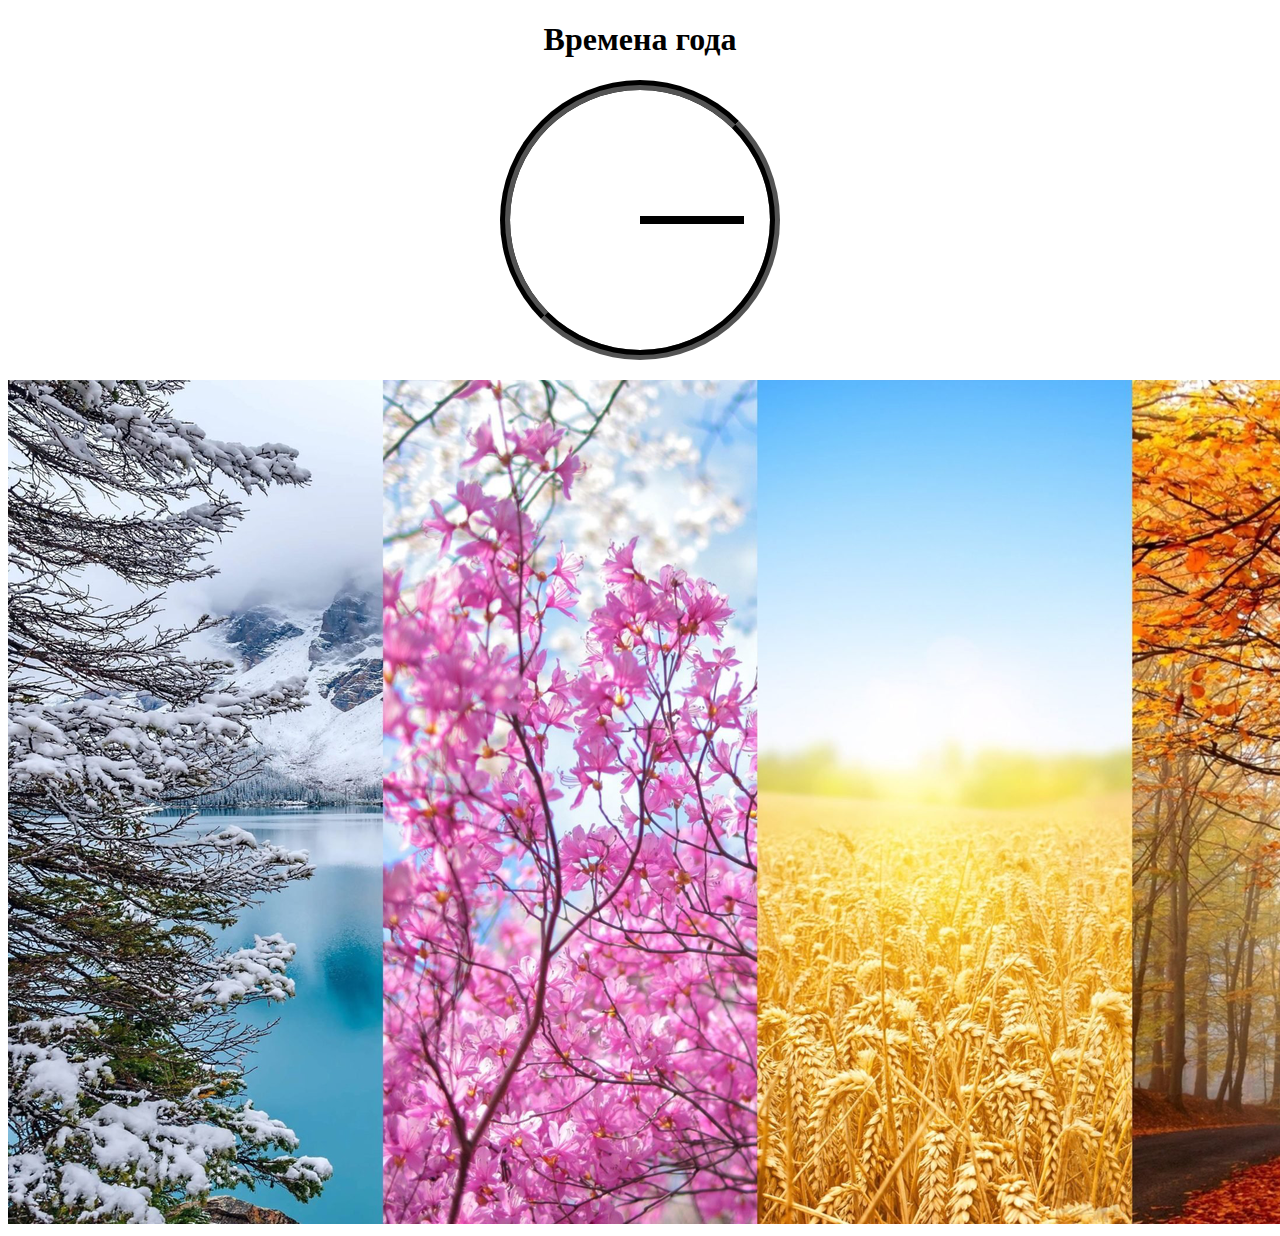
<file: index.html>
<!DOCTYPE html>
<html lang="en">
<head>
    <meta charset="UTF-8">
    <meta name="viewport" content="width=device-width, initial-scale=1.0">
    <title>Времена года</title>
    <link rel="stylesheet" href="index.css">
</head>
<body>
    <h1>Времена года</h1>
    <div id="clock">
<div id="strelka1"></div>
<div id="strelka2"></div>
<div id="bolt"></div>
    </div>
    <!-- Image Map Generated by http://www.image-map.net/ -->
<img src="images/4seasons2.png" usemap="#image-map">
<!-- Image Map Generated by http://www.image-map.net/ -->

<!-- Image Map Generated by http://www.image-map.net/ -->

<map name="image-map">
    <area target="_blank" alt="Зима" title="Зима" href="winter.html" coords="369,2,5,842" shape="rect">
    <area target="_blank" alt="Весна" title="Весна" href="spring.html" coords="373,2,744,842" shape="rect">
    <area target="_blank" alt="Лето" title="Лето" href="summer.html" coords="751,5,1120,844" shape="rect">
    <area target="_blank" alt="Осень" title="Осень" href="autumn.html" coords="1127,0,1495,839" shape="rect">
</map>

</body>
</html>
</file>
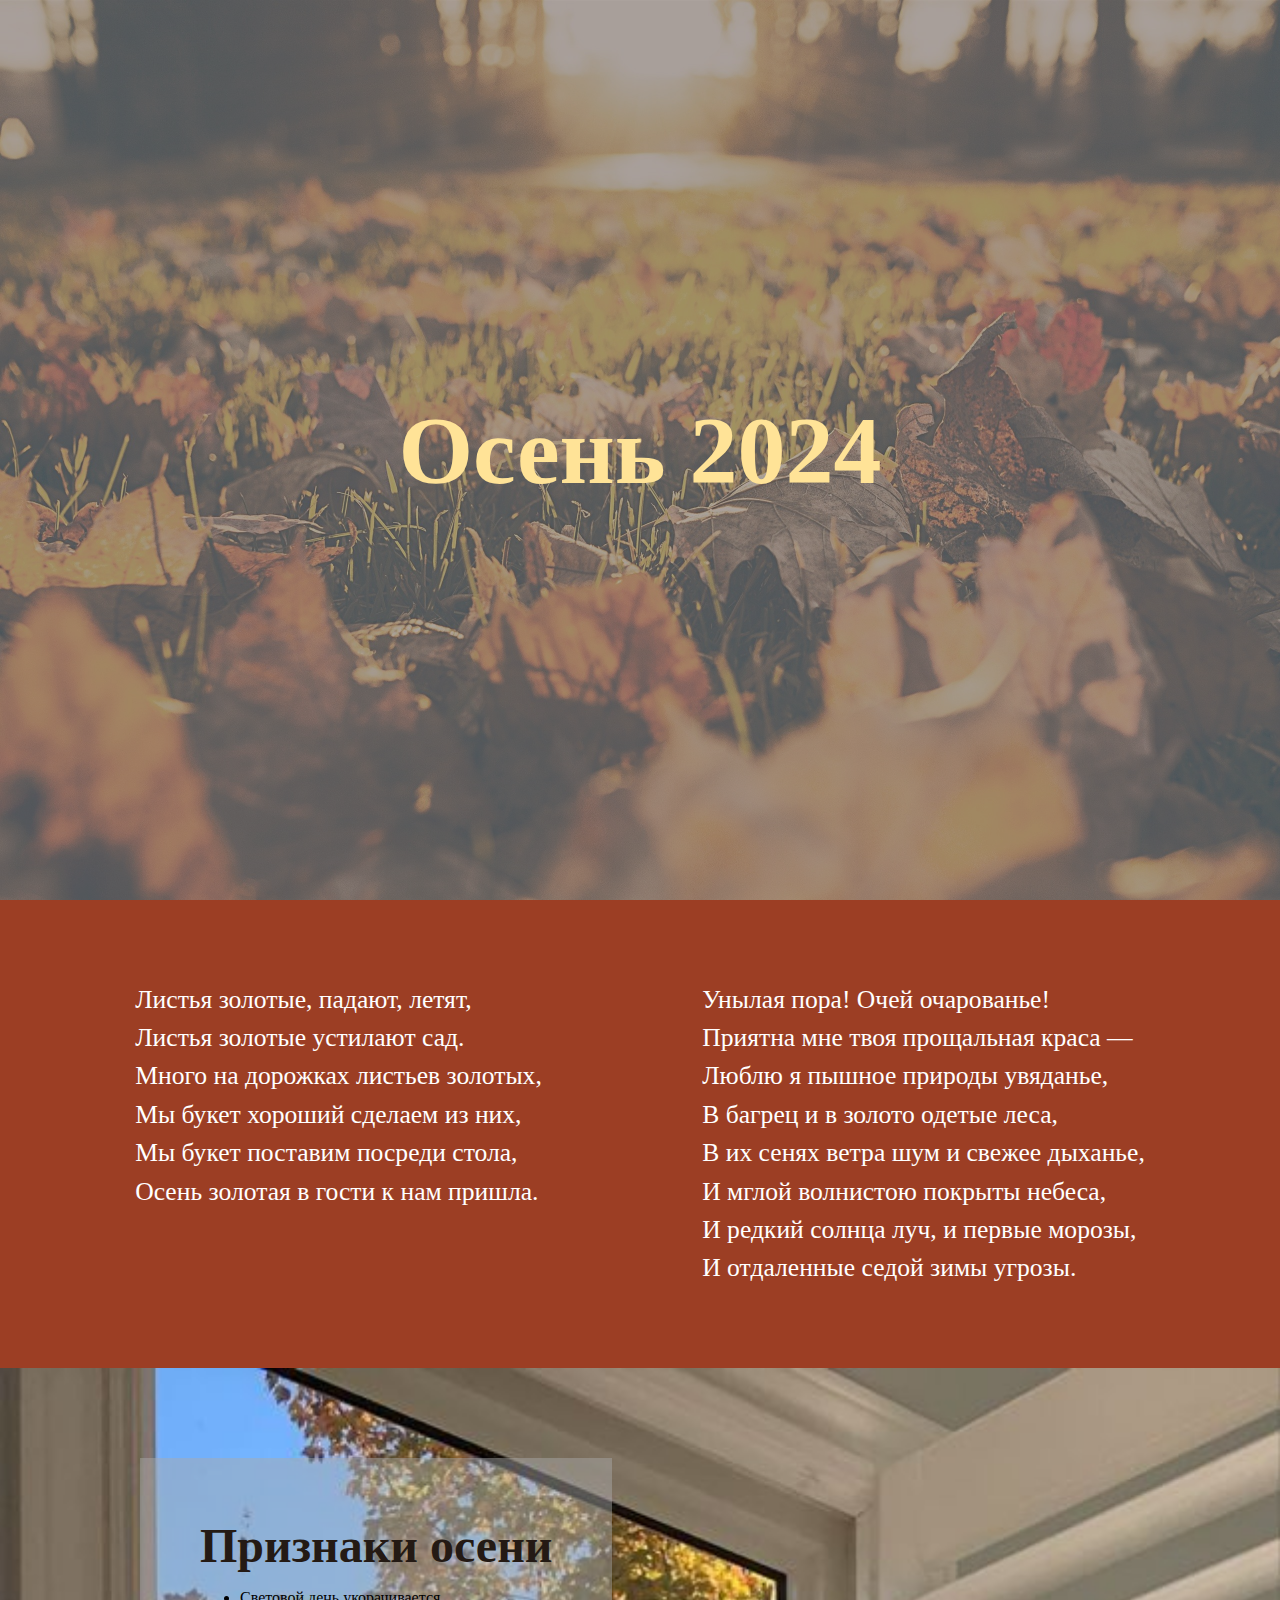
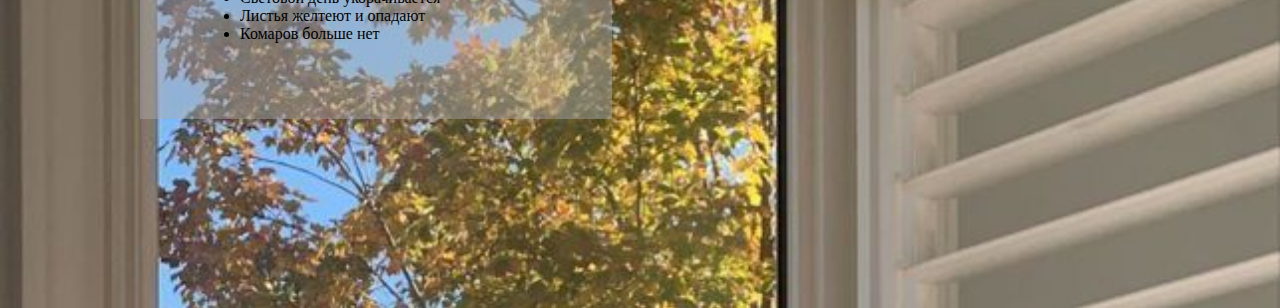
<file: autumn.html>
<!DOCTYPE html>
<html lang="en">
<head>
    <meta charset="UTF-8">
    <meta name="viewport" content="width=device-width, initial-scale=1.0">
    <title>Осень</title>
    <link rel="stylesheet" href="autumn.css">
</head>
<body>
    <header>
        <div id="filtr">
        <h1>Осень 2024</h1>
    </div>
    </header>
    <section id="poem">
        <p>Листья золотые, падают, летят, <br>
Листья золотые устилают сад. <br>
Много на дорожках листьев золотых, <br>
Мы букет хороший сделаем из них, <br>
Мы букет поставим посреди стола, <br>
Осень золотая в гости к нам пришла. 
</p>
<p>Унылая пора! Очей очарованье! <br>
    Приятна мне твоя прощальная краса — <br>
    Люблю я пышное природы увяданье, <br>
    В багрец и в золото одетые леса, <br>
    В их сенях ветра шум и свежее дыханье, <br>
    И мглой волнистою покрыты небеса, <br>
    И редкий солнца луч, и первые морозы, <br>
    И отдаленные седой зимы угрозы.      
</p>
    </section>
    <section id="priznaki">
<div>
    <h2>Признаки осени</h2>
    <ul>
        <li> Световой день укорачивается</li>
        <li>Листья желтеют и опадают</li>
        <li>Комаров больше нет</li>
    </ul>
</div>
    </section>
</body>
</html>
</file>
<file: index.css>
#clock{
    width: 260px;
    height: 260px;
    border: 10px groove rgb(0, 0, 0);
    border-radius: 50%;
    position: relative;
    margin: 20px auto;
}
h1{
    text-align: center;
}
#strelka1{
    position: absolute;
    width: 40%;
    height: 8px;
    background-color: black;
    top: calc(50% - 4px);
    left: 50%;
    animation: go 60s linear infinite;
    transform-origin: left;
}
#strelka2{
    position: absolute;
    width: 30%;
    height: 8px;
    background-color: black;
    top: calc(50% - 4px);
    left: 50%;
    animation: go 3600s linear infinite;
    transform-origin: left;
}
@keyframes go{
    from{transform: rotate(0);}
    to{transform: rotate(360deg);}
}
</file>
<file: autumn.css>
header{
    background-image: url(images/osen.jpg);
    height: 100vh;
    background-size: cover;
}
#filtr{
    height: 100vh;
    background-color: rgba(119, 119, 119, 0.584);
    display: flex;
}
h1{
    margin:auto;
    font-size: 6em;
    color: rgb(255, 227, 151);
}
body{
    margin: 0;
}
#poem{
    display: flex;
    justify-content: space-around;
    padding: 55px;
    background-color: rgb(156, 62, 36);
    color: rgb(255, 255, 255);
    font-size: 2vw;
    line-height: 1.5;
}
#priznaki{
background-image: url(images/oknovOsen.jpg);
height: 50vh;
background-size: cover;
padding-top: 90px;
}
h2{
    margin: auto;
    font-size: 3em;
color: rgb(36, 26, 20);
}
#priznaki div{
    padding: 60px;
    margin-left: 140px;
    background-color: rgba(171, 171, 171, 0.463);
    width: fit-content;
}
</file>
